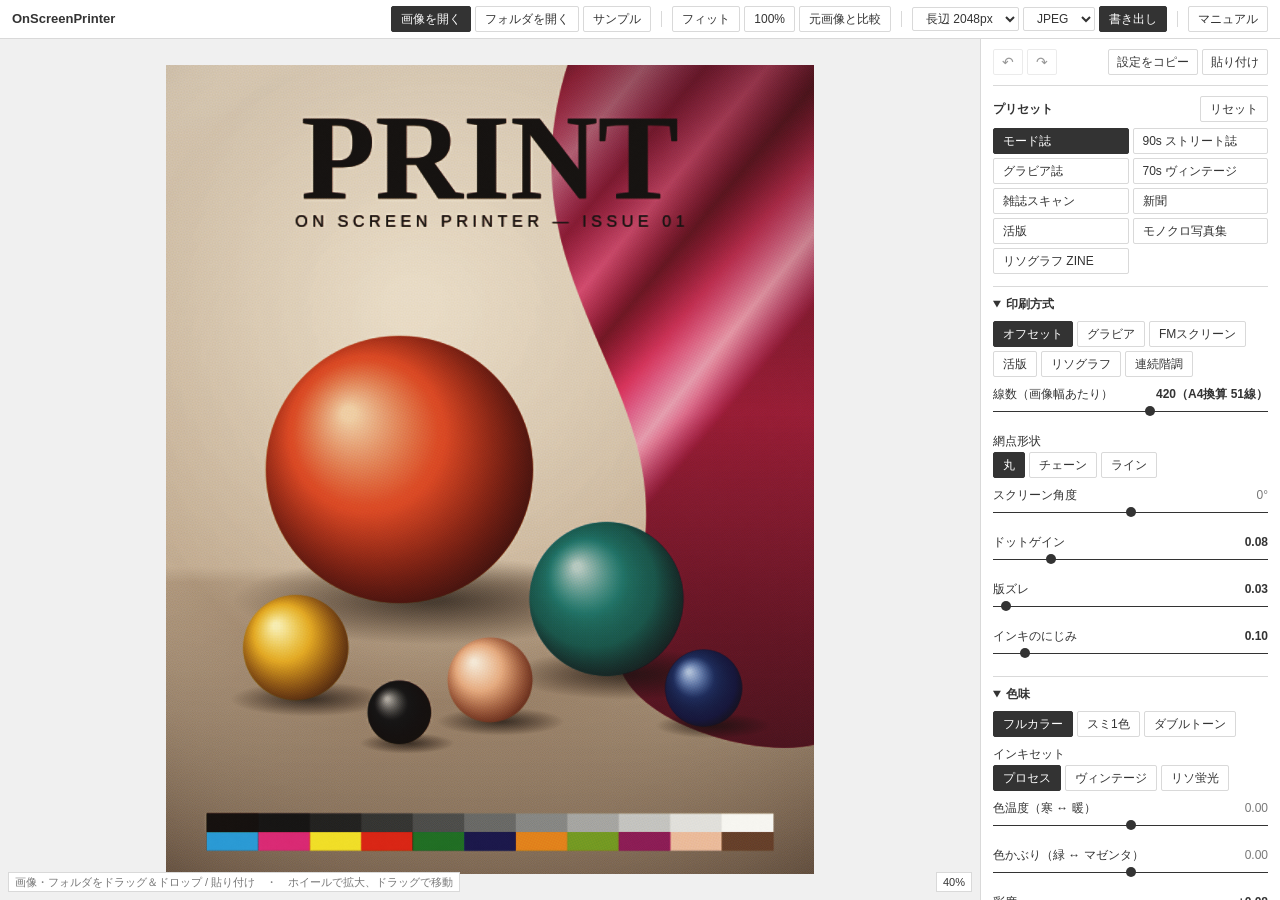
<file: index.html>
<!doctype html>
<html lang="ja">
<head>
<meta charset="utf-8">
<meta name="viewport" content="width=device-width, initial-scale=1">
<title>OnScreenPrinter — 印刷物の質感シミュレーター</title>
<link rel="stylesheet" href="css/style.css">
</head>
<body>
<header>
  <h1>OnScreenPrinter</h1>
  <div class="tools">
    <button id="btn-open" type="button" class="primary">画像を開く</button>
    <button id="btn-folder" type="button">フォルダを開く</button>
    <button id="btn-sample" type="button">サンプル</button>
    <span class="sep"></span>
    <button id="btn-fit" type="button" title="全体を表示">フィット</button>
    <button id="btn-100" type="button" title="等倍表示">100%</button>
    <button id="btn-compare" type="button" title="押している間、元画像を表示（スペースキーでも可）">元画像と比較</button>
    <span class="sep"></span>
    <select id="export-scale" aria-label="書き出しサイズ">
      <option value="2048" selected>長辺 2048px</option>
      <option value="4096">長辺 4096px</option>
      <option value="8192">長辺 8192px</option>
    </select>
    <select id="export-format" aria-label="書き出し形式">
      <option value="image/jpeg" selected>JPEG</option>
      <option value="image/png">PNG</option>
    </select>
    <button id="btn-export" type="button" class="primary">書き出し</button>
    <span class="sep"></span>
    <a class="btn" href="manual.html" target="_blank" rel="noopener">マニュアル</a>
  </div>
  <input id="file" type="file" accept="image/*" multiple hidden>
  <input id="folder" type="file" webkitdirectory multiple hidden>
</header>
<main>
  <div id="viewer">
    <section id="stage">
      <canvas id="view"></canvas>
      <div id="hint">画像・フォルダをドラッグ＆ドロップ / 貼り付け　・　ホイールで拡大、ドラッグで移動</div>
      <div id="zoom">100%</div>
      <div id="toast" role="status" aria-live="polite"></div>
      <div id="fatal" hidden></div>
    </section>
    <section id="strip" hidden aria-label="読み込んだ画像">
      <div class="strip-bar">
        <span id="strip-count"></span>
        <span id="strip-status" role="status"></span>
        <span class="grow"></span>
        <button id="btn-clear" type="button">一覧を空にする</button>
        <button id="btn-export-all" type="button" class="primary">すべて書き出し（zip）</button>
      </div>
      <div id="thumbs" role="listbox" aria-label="画像の一覧"></div>
    </section>
  </div>
  <aside id="panel">
    <div class="panel-tools">
      <button id="btn-undo" type="button" class="icon" aria-label="元に戻す" disabled>↶</button>
      <button id="btn-redo" type="button" class="icon" aria-label="やり直す" disabled>↷</button>
      <span class="grow"></span>
      <button id="btn-copy" type="button" title="設定を文字としてコピーします。メモやチャットに貼って共有できます">設定をコピー</button>
      <button id="btn-paste" type="button" title="コピーした設定を読み込みます">貼り付け</button>
    </div>
    <div class="panel-head">
      <h2>プリセット</h2>
      <button id="btn-reset" type="button">リセット</button>
    </div>
    <div id="presets"></div>
    <div id="controls"></div>
  </aside>
</main>
<script src="js/renderer.js"></script>
<script src="js/sample.js"></script>
<script src="js/zip.js"></script>
<script src="js/app.js"></script>
</body>
</html>
</file>
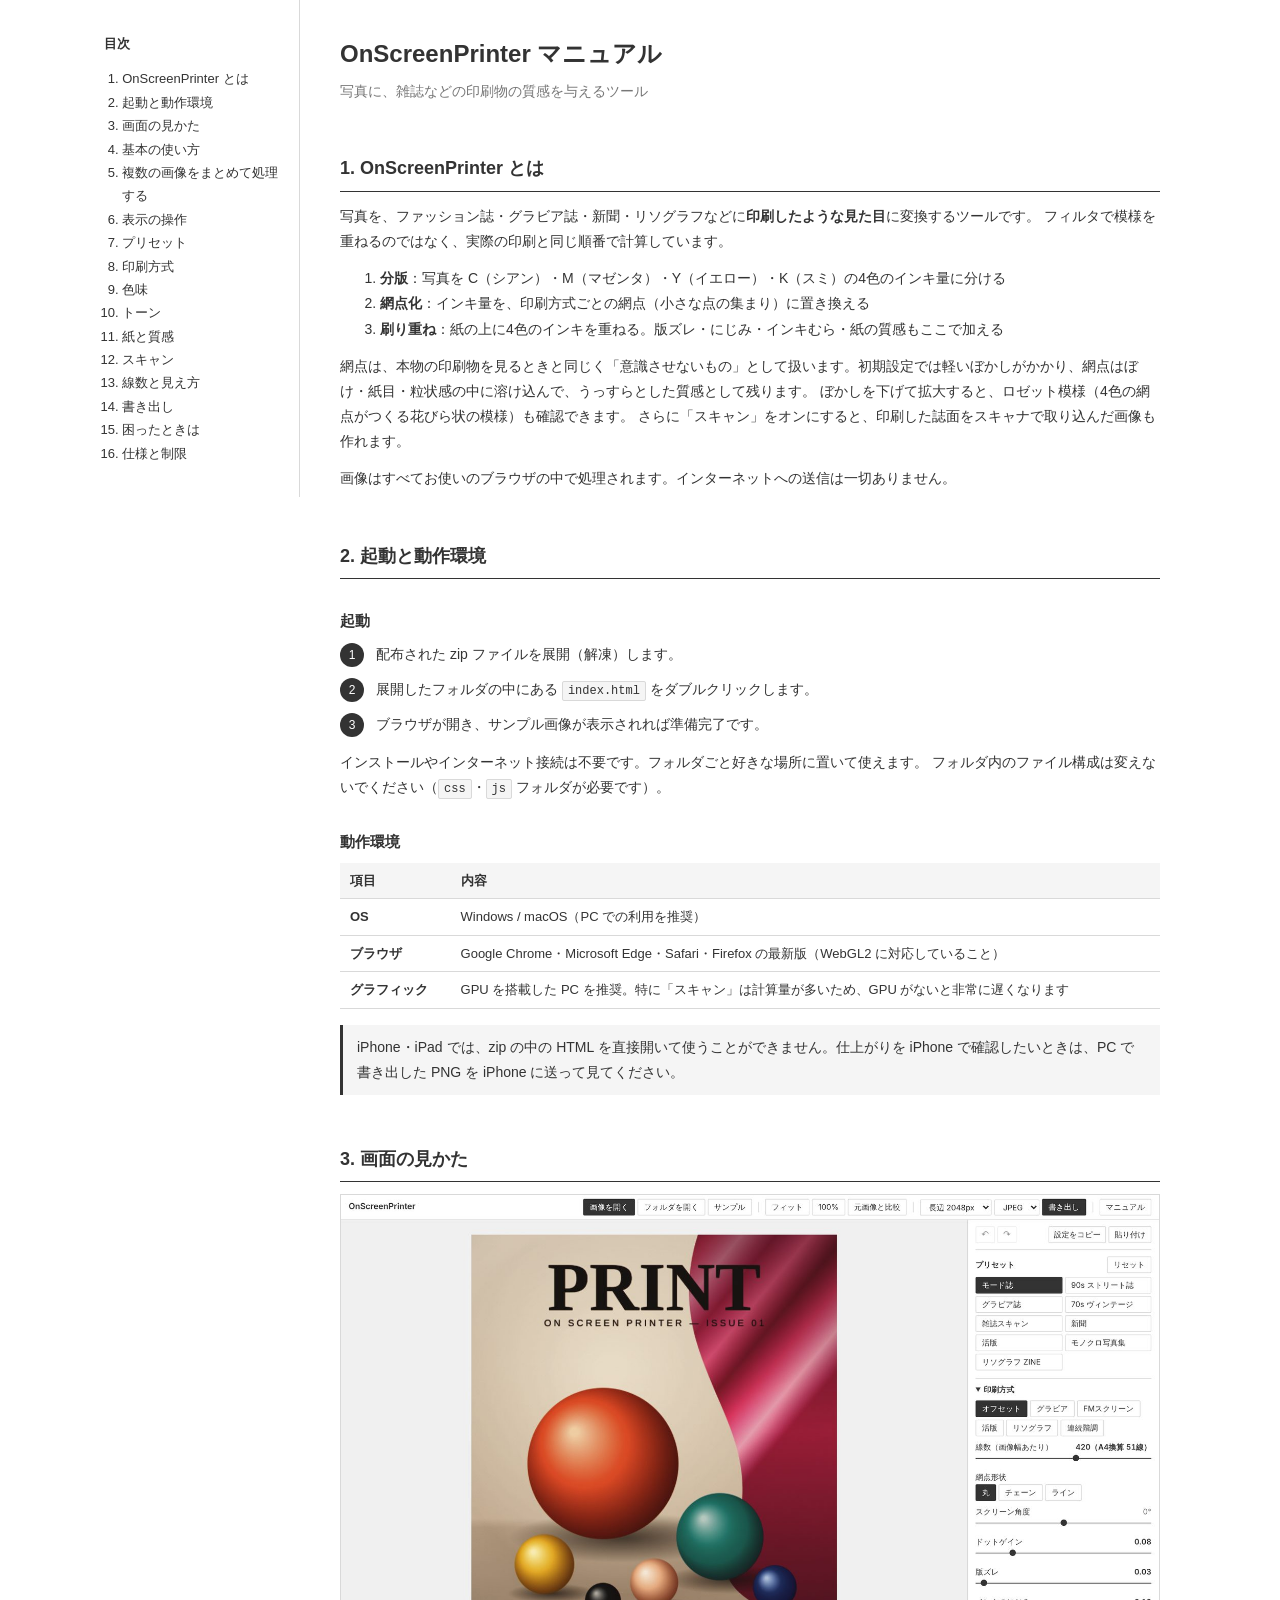
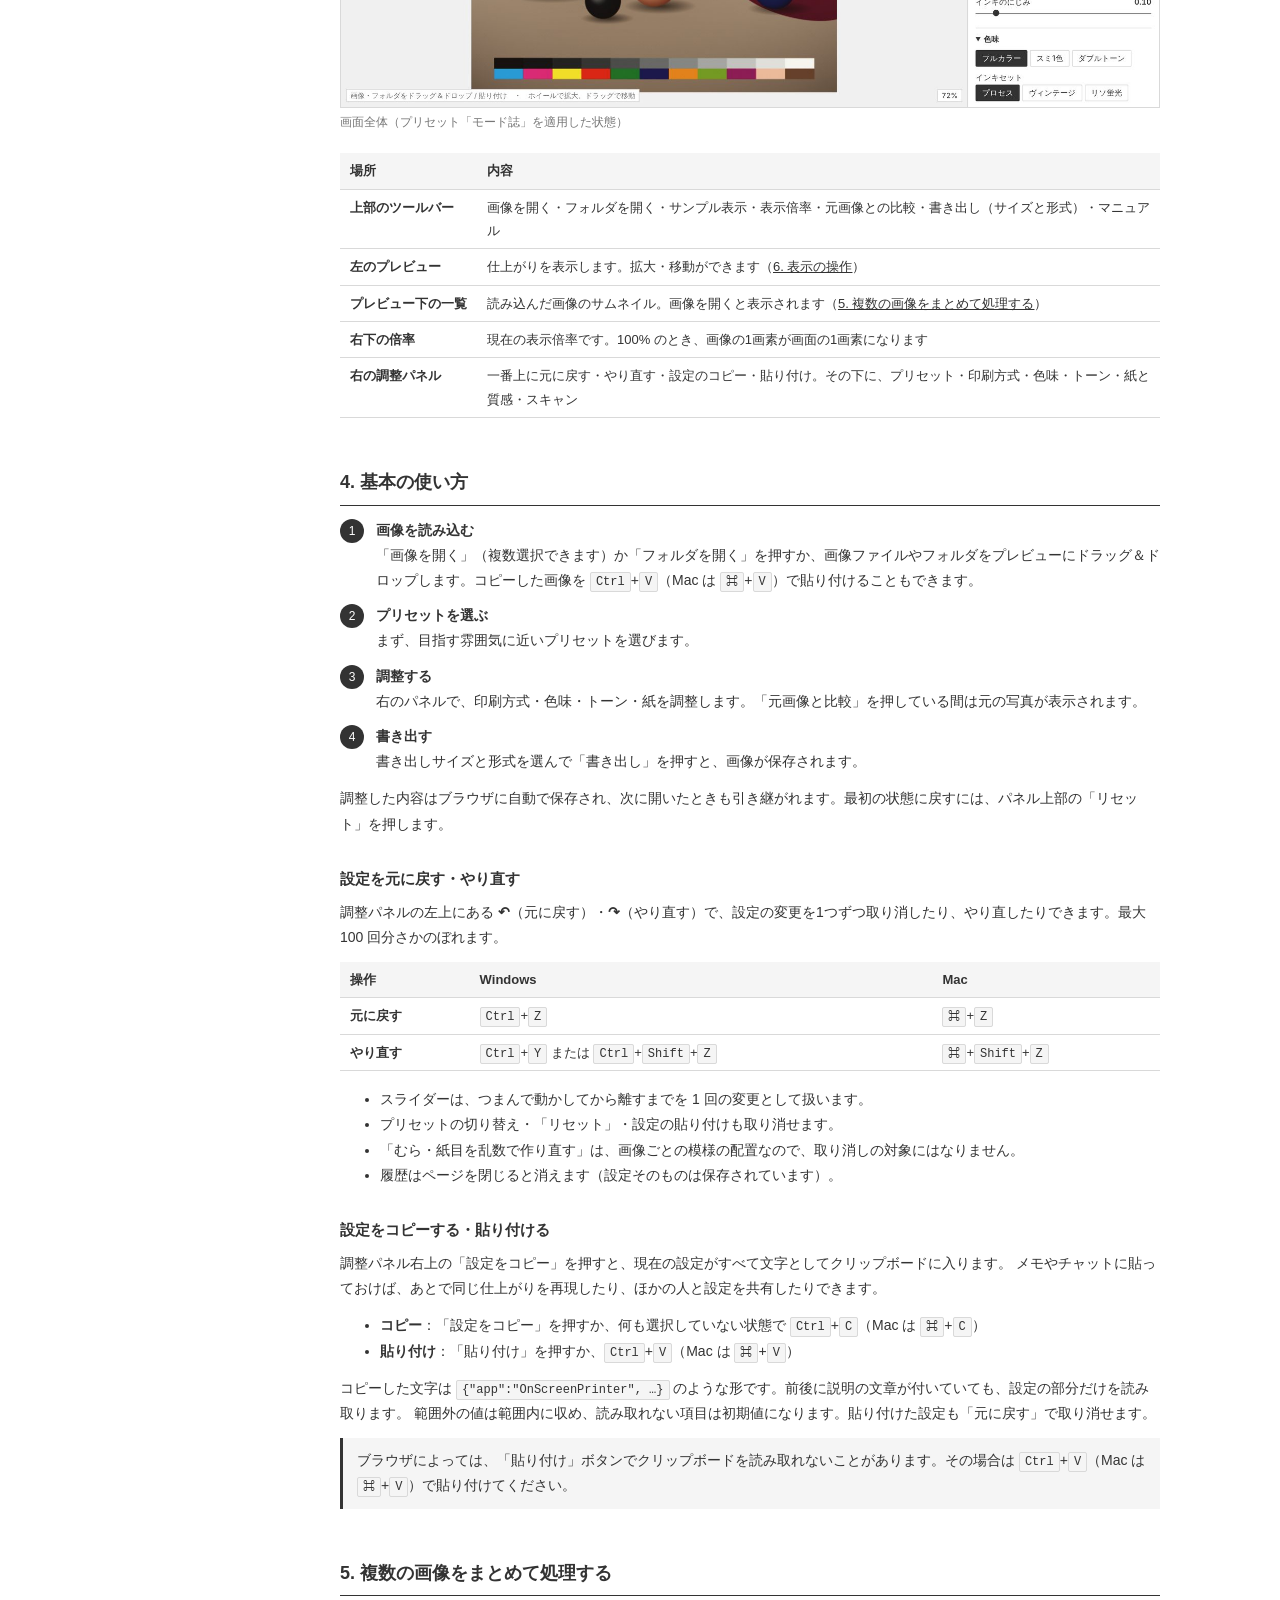
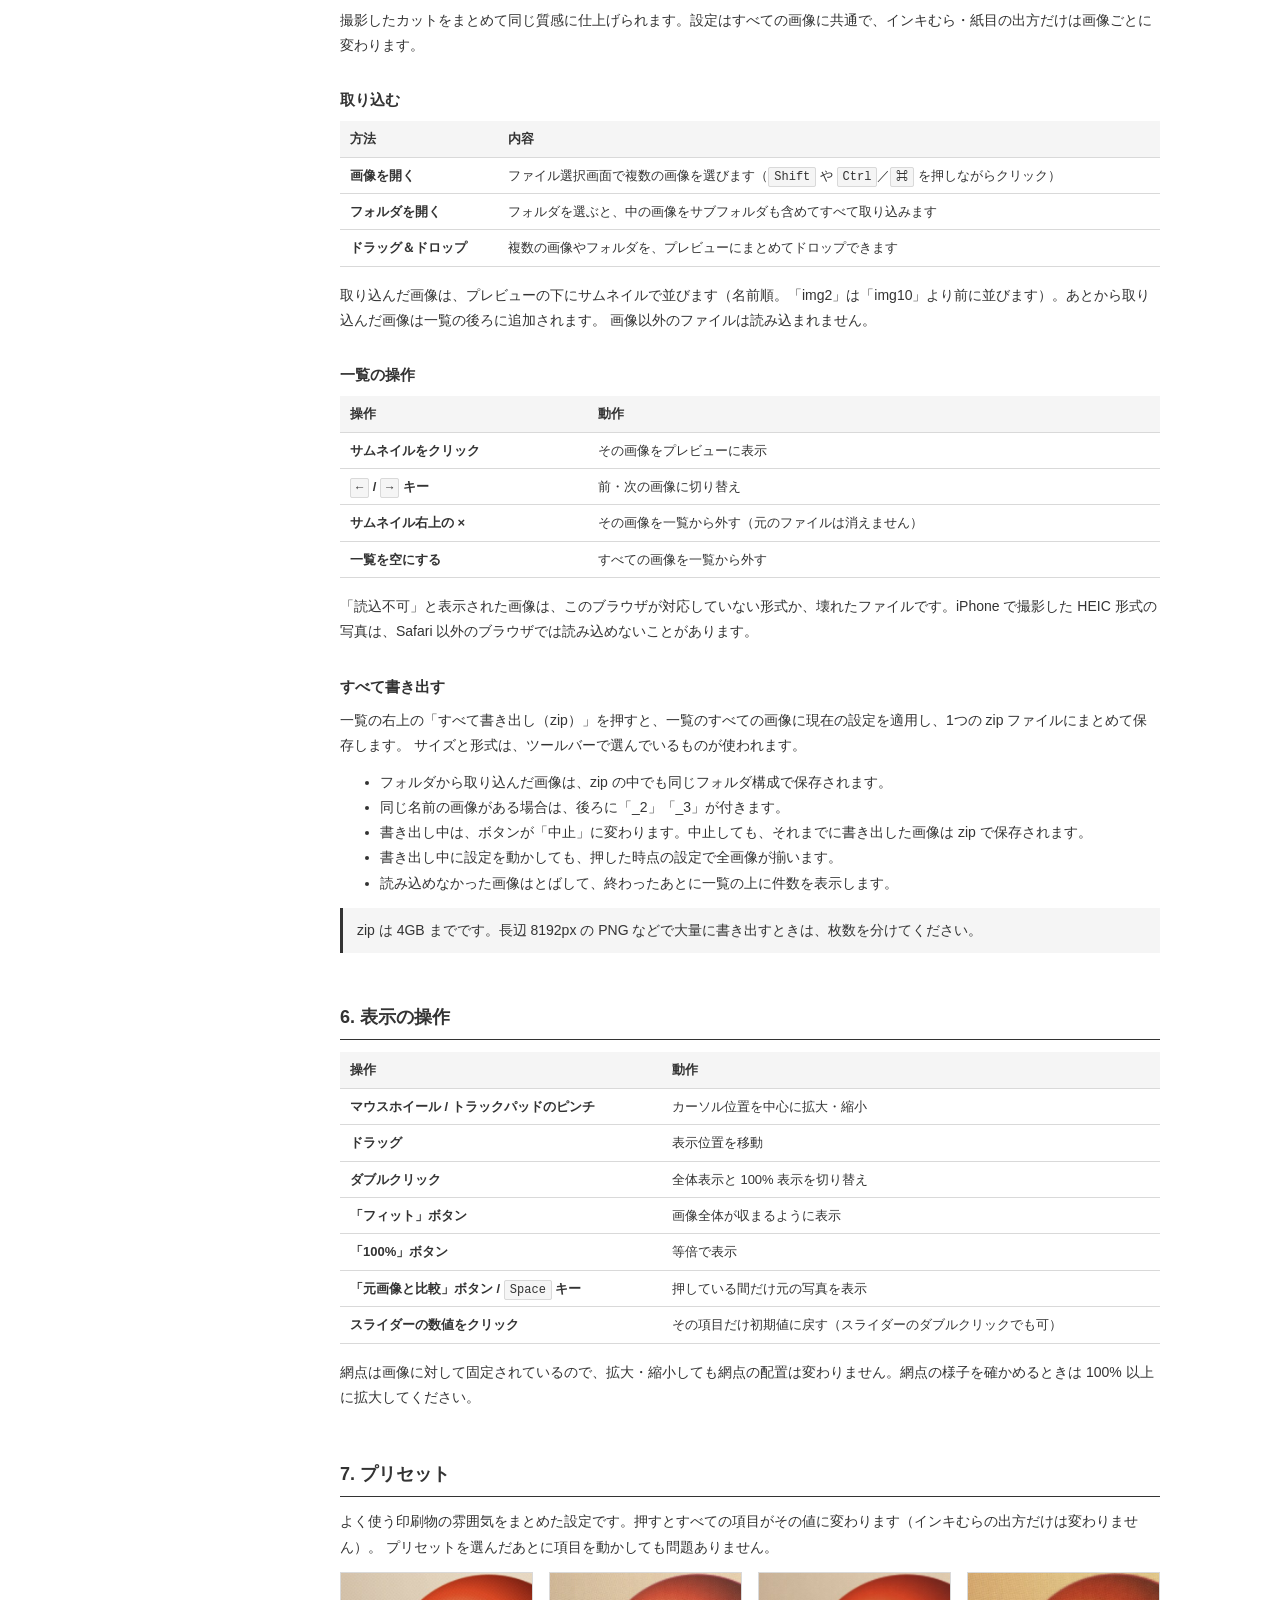
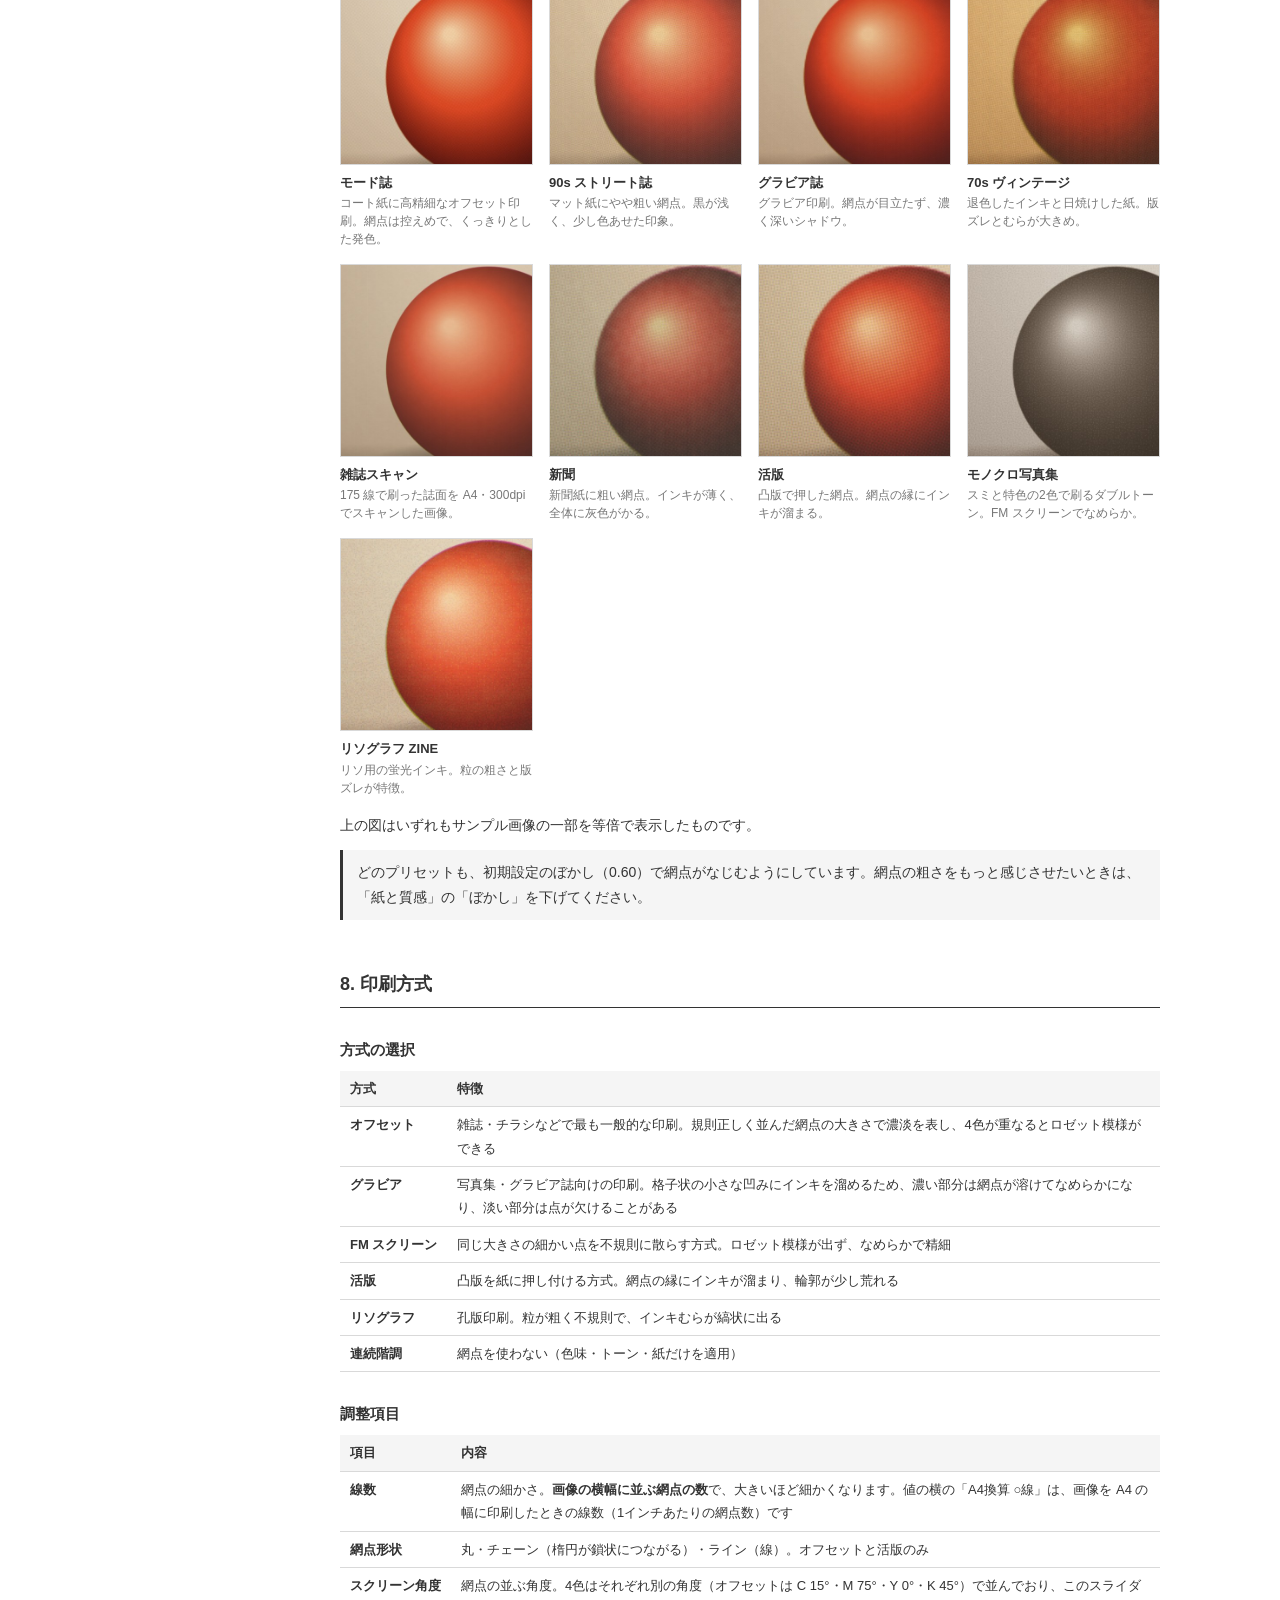
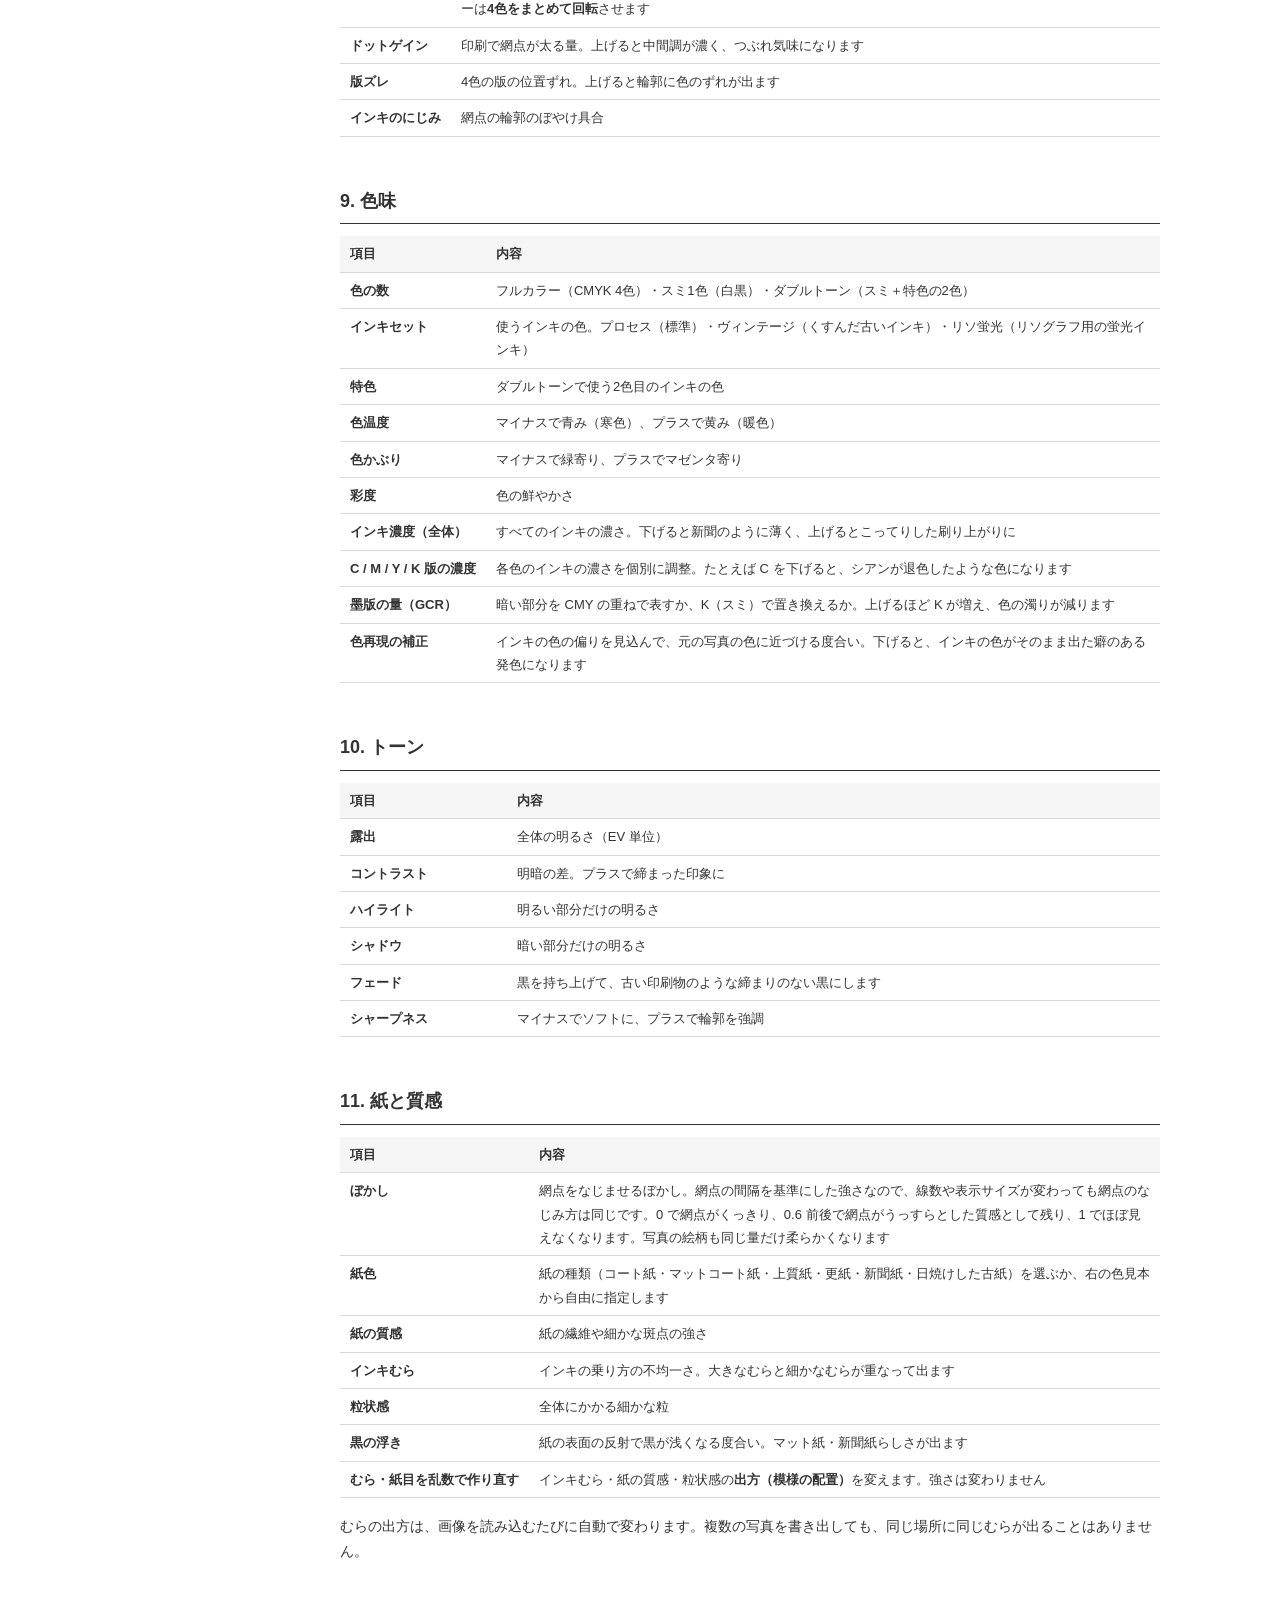
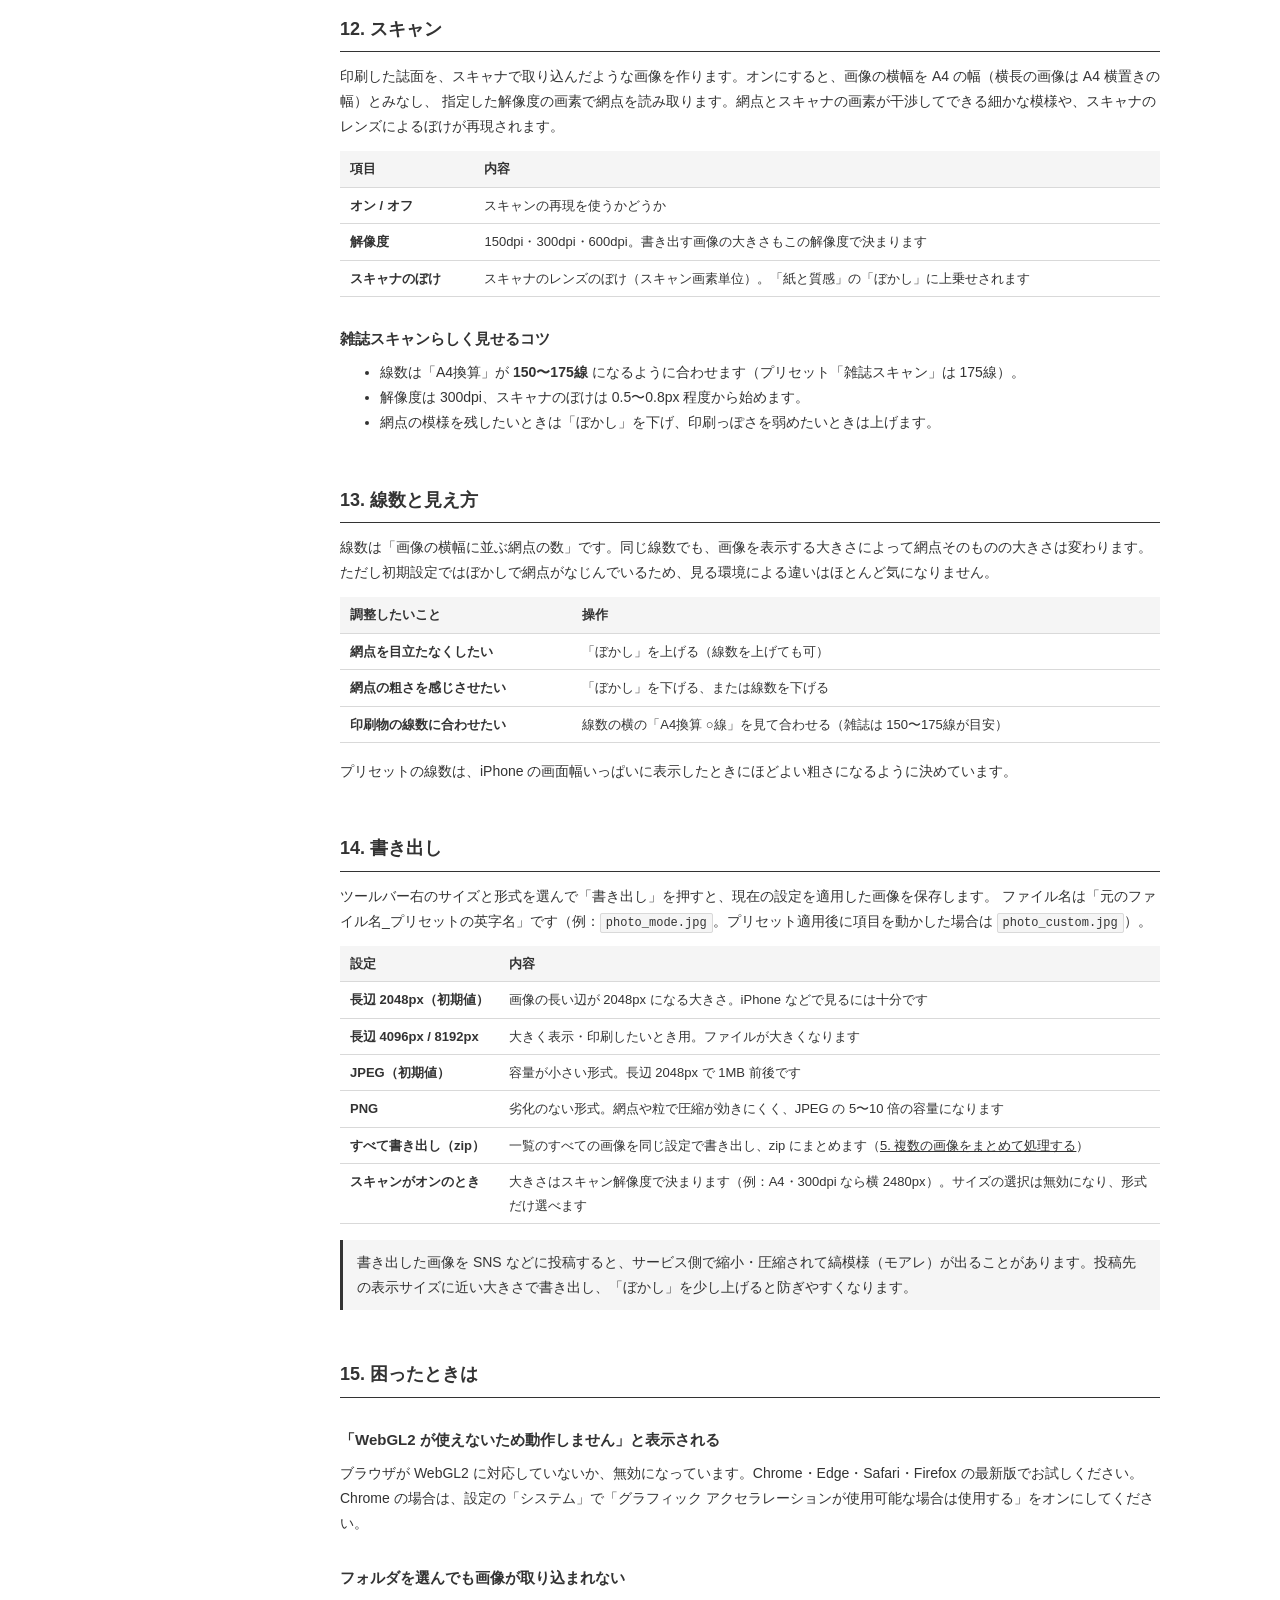
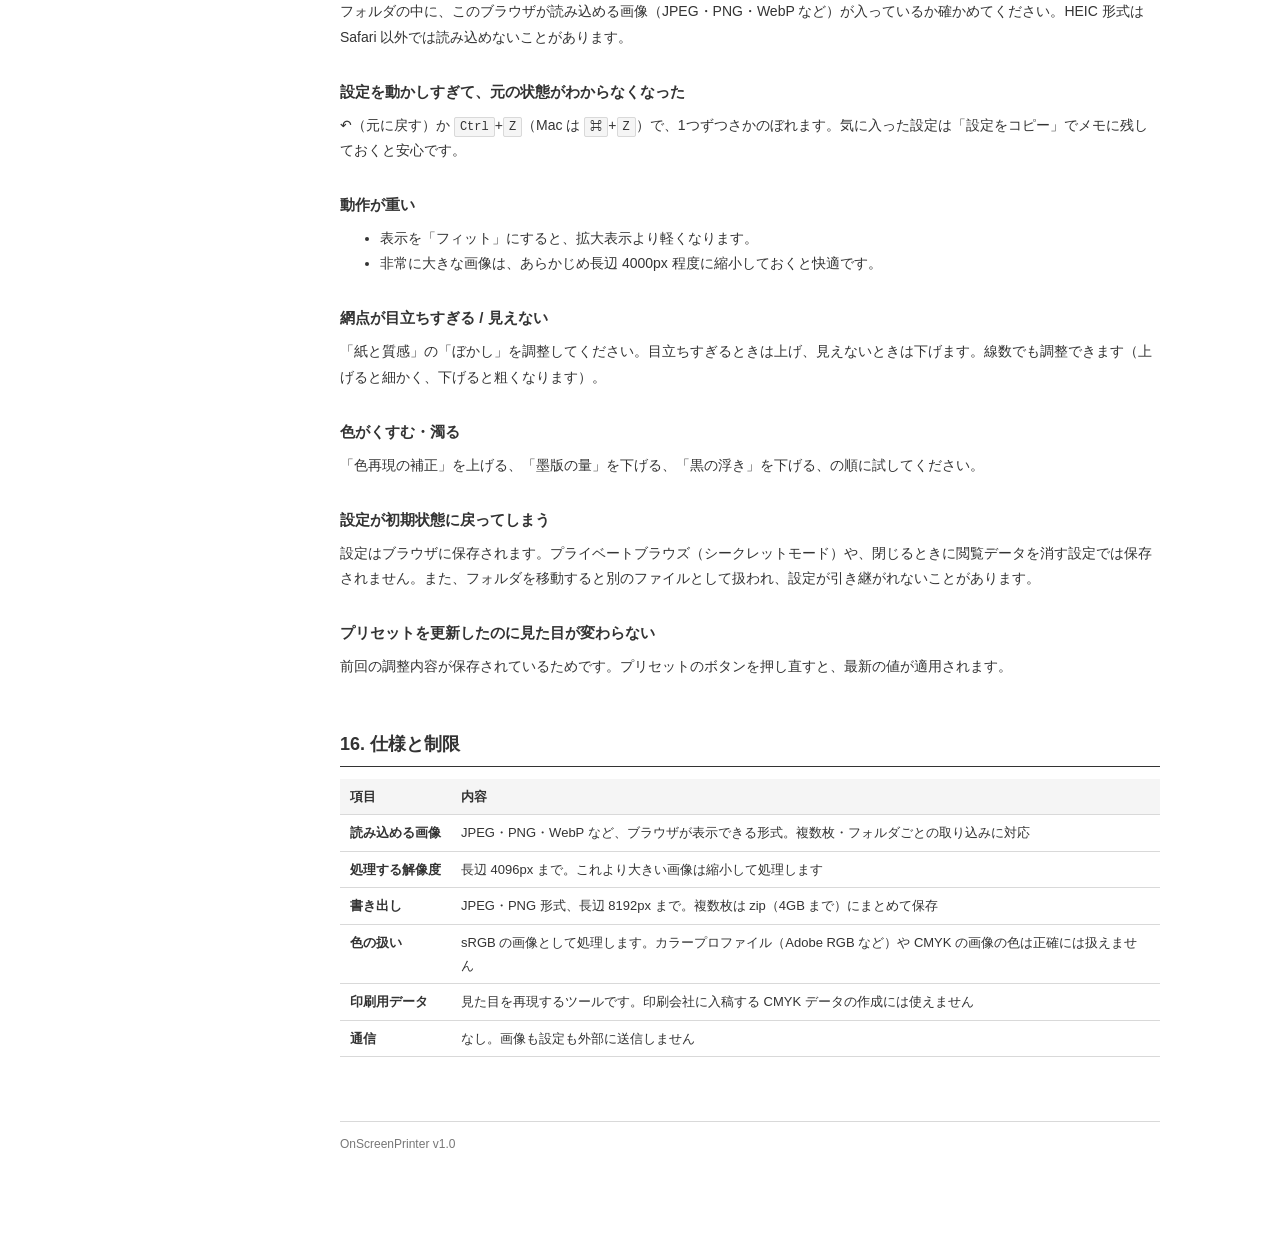
<file: manual.html>
<!doctype html>
<html lang="ja">
<head>
<meta charset="utf-8">
<meta name="viewport" content="width=device-width, initial-scale=1">
<title>OnScreenPrinter マニュアル</title>
<style>
:root { --ink: #333; --paper: #fff; --line: #d9d9d9; --muted: #777; --soft: #f5f5f5; }
* { box-sizing: border-box; }
html { scroll-behavior: smooth; }
body {
  margin: 0;
  background: var(--paper);
  color: var(--ink);
  font: 14px/1.8 -apple-system, BlinkMacSystemFont, "Hiragino Sans", "Noto Sans JP", "Yu Gothic UI", Meiryo, sans-serif;
}
.wrap { display: flex; max-width: 1120px; margin: 0 auto; }
nav {
  position: sticky; top: 0; align-self: flex-start;
  width: 220px; flex: none; max-height: 100vh; overflow-y: auto;
  padding: 32px 16px 32px 24px; font-size: 13px;
  border-right: 1px solid var(--line);
}
nav strong { display: block; margin-bottom: 12px; }
nav ol { margin: 0; padding-left: 1.4em; }
nav a { color: var(--ink); text-decoration: none; }
nav a:hover { text-decoration: underline; }
main { flex: 1; min-width: 0; padding: 32px 40px 80px; }
h1 { margin: 0 0 4px; font-size: 24px; }
.lead { margin: 0 0 32px; color: var(--muted); }
h2 { margin: 48px 0 12px; padding-bottom: 6px; font-size: 18px; border-bottom: 1px solid var(--ink); }
h3 { margin: 28px 0 8px; font-size: 15px; }
p, ul, ol { margin: 0 0 12px; }
a { color: var(--ink); }
code, kbd {
  font: 12px/1 ui-monospace, SFMono-Regular, Menlo, Consolas, monospace;
  padding: 2px 5px; border: 1px solid var(--line); border-radius: 2px; background: var(--soft);
}
table { width: 100%; border-collapse: collapse; margin: 8px 0 16px; font-size: 13px; }
th, td { padding: 6px 10px; border-bottom: 1px solid var(--line); text-align: left; vertical-align: top; }
th { font-weight: 600; white-space: nowrap; background: var(--soft); }
td:first-child { white-space: nowrap; font-weight: 600; }
figure { margin: 12px 0 20px; }
figure img { display: block; max-width: 100%; height: auto; border: 1px solid var(--line); }
figcaption { margin-top: 4px; font-size: 12px; color: var(--muted); }
.note { margin: 12px 0 16px; padding: 10px 14px; border-left: 3px solid var(--ink); background: var(--soft); }
.presets { display: grid; grid-template-columns: repeat(auto-fill, minmax(190px, 1fr)); gap: 16px; margin: 12px 0 16px; }
.presets figure { margin: 0; }
.presets b { display: block; margin-top: 6px; font-size: 13px; }
.presets span { display: block; font-size: 12px; color: var(--muted); line-height: 1.5; }
.steps { counter-reset: s; list-style: none; padding: 0; }
.steps li { counter-increment: s; position: relative; padding-left: 36px; margin-bottom: 10px; }
.steps li::before {
  content: counter(s); position: absolute; left: 0; top: 1px;
  width: 24px; height: 24px; border-radius: 50%;
  background: var(--ink); color: var(--paper); font-size: 12px; line-height: 24px; text-align: center;
}
footer { margin-top: 64px; padding-top: 12px; border-top: 1px solid var(--line); font-size: 12px; color: var(--muted); }

@media (max-width: 820px) {
  .wrap { display: block; }
  nav { position: static; width: auto; max-height: none; border-right: 0; border-bottom: 1px solid var(--line); padding: 20px 16px; }
  main { padding: 24px 16px 64px; }
  td:first-child { white-space: normal; }
  .table-scroll { overflow-x: auto; }
}
@media print {
  nav { display: none; }
  .wrap { display: block; }
  main { padding: 0; }
  h2 { break-after: avoid; }
  figure, tr { break-inside: avoid; }
}
</style>
</head>
<body>
<div class="wrap">
<nav aria-label="目次">
  <strong>目次</strong>
  <ol>
    <li><a href="#about">OnScreenPrinter とは</a></li>
    <li><a href="#start">起動と動作環境</a></li>
    <li><a href="#screen">画面の見かた</a></li>
    <li><a href="#flow">基本の使い方</a></li>
    <li><a href="#batch">複数の画像をまとめて処理する</a></li>
    <li><a href="#view">表示の操作</a></li>
    <li><a href="#presets">プリセット</a></li>
    <li><a href="#method">印刷方式</a></li>
    <li><a href="#color">色味</a></li>
    <li><a href="#tone">トーン</a></li>
    <li><a href="#paper">紙と質感</a></li>
    <li><a href="#scan">スキャン</a></li>
    <li><a href="#lpi">線数と見え方</a></li>
    <li><a href="#export">書き出し</a></li>
    <li><a href="#faq">困ったときは</a></li>
    <li><a href="#spec">仕様と制限</a></li>
  </ol>
</nav>
<main>
<h1>OnScreenPrinter マニュアル</h1>
<p class="lead">写真に、雑誌などの印刷物の質感を与えるツール</p>

<h2 id="about">1. OnScreenPrinter とは</h2>
<p>写真を、ファッション誌・グラビア誌・新聞・リソグラフなどに<b>印刷したような見た目</b>に変換するツールです。
フィルタで模様を重ねるのではなく、実際の印刷と同じ順番で計算しています。</p>
<ol>
  <li><b>分版</b>：写真を C（シアン）・M（マゼンタ）・Y（イエロー）・K（スミ）の4色のインキ量に分ける</li>
  <li><b>網点化</b>：インキ量を、印刷方式ごとの網点（小さな点の集まり）に置き換える</li>
  <li><b>刷り重ね</b>：紙の上に4色のインキを重ねる。版ズレ・にじみ・インキむら・紙の質感もここで加える</li>
</ol>
<p>網点は、本物の印刷物を見るときと同じく「意識させないもの」として扱います。初期設定では軽いぼかしがかかり、網点はぼけ・紙目・粒状感の中に溶け込んで、うっすらとした質感として残ります。
ぼかしを下げて拡大すると、ロゼット模様（4色の網点がつくる花びら状の模様）も確認できます。
さらに「スキャン」をオンにすると、印刷した誌面をスキャナで取り込んだ画像も作れます。</p>
<p>画像はすべてお使いのブラウザの中で処理されます。インターネットへの送信は一切ありません。</p>

<h2 id="start">2. 起動と動作環境</h2>
<h3>起動</h3>
<ol class="steps">
  <li>配布された zip ファイルを展開（解凍）します。</li>
  <li>展開したフォルダの中にある <code>index.html</code> をダブルクリックします。</li>
  <li>ブラウザが開き、サンプル画像が表示されれば準備完了です。</li>
</ol>
<p>インストールやインターネット接続は不要です。フォルダごと好きな場所に置いて使えます。
フォルダ内のファイル構成は変えないでください（<code>css</code>・<code>js</code> フォルダが必要です）。</p>

<h3>動作環境</h3>
<table>
  <tr><th>項目</th><th>内容</th></tr>
  <tr><td>OS</td><td>Windows / macOS（PC での利用を推奨）</td></tr>
  <tr><td>ブラウザ</td><td>Google Chrome・Microsoft Edge・Safari・Firefox の最新版（WebGL2 に対応していること）</td></tr>
  <tr><td>グラフィック</td><td>GPU を搭載した PC を推奨。特に「スキャン」は計算量が多いため、GPU がないと非常に遅くなります</td></tr>
</table>
<div class="note">iPhone・iPad では、zip の中の HTML を直接開いて使うことができません。仕上がりを iPhone で確認したいときは、PC で書き出した PNG を iPhone に送って見てください。</div>

<h2 id="screen">3. 画面の見かた</h2>
<figure>
  <img src="manual/img/overview.jpg" alt="OnScreenPrinter の画面全体。上部にツールバー、左に画像のプレビュー、右に調整パネル">
  <figcaption>画面全体（プリセット「モード誌」を適用した状態）</figcaption>
</figure>
<table>
  <tr><th>場所</th><th>内容</th></tr>
  <tr><td>上部のツールバー</td><td>画像を開く・フォルダを開く・サンプル表示・表示倍率・元画像との比較・書き出し（サイズと形式）・マニュアル</td></tr>
  <tr><td>左のプレビュー</td><td>仕上がりを表示します。拡大・移動ができます（<a href="#view">6. 表示の操作</a>）</td></tr>
  <tr><td>プレビュー下の一覧</td><td>読み込んだ画像のサムネイル。画像を開くと表示されます（<a href="#batch">5. 複数の画像をまとめて処理する</a>）</td></tr>
  <tr><td>右下の倍率</td><td>現在の表示倍率です。100% のとき、画像の1画素が画面の1画素になります</td></tr>
  <tr><td>右の調整パネル</td><td>一番上に元に戻す・やり直す・設定のコピー・貼り付け。その下に、プリセット・印刷方式・色味・トーン・紙と質感・スキャン</td></tr>
</table>

<h2 id="flow">4. 基本の使い方</h2>
<ol class="steps">
  <li><b>画像を読み込む</b><br>「画像を開く」（複数選択できます）か「フォルダを開く」を押すか、画像ファイルやフォルダをプレビューにドラッグ＆ドロップします。コピーした画像を <kbd>Ctrl</kbd>+<kbd>V</kbd>（Mac は <kbd>⌘</kbd>+<kbd>V</kbd>）で貼り付けることもできます。</li>
  <li><b>プリセットを選ぶ</b><br>まず、目指す雰囲気に近いプリセットを選びます。</li>
  <li><b>調整する</b><br>右のパネルで、印刷方式・色味・トーン・紙を調整します。「元画像と比較」を押している間は元の写真が表示されます。</li>
  <li><b>書き出す</b><br>書き出しサイズと形式を選んで「書き出し」を押すと、画像が保存されます。</li>
</ol>
<p>調整した内容はブラウザに自動で保存され、次に開いたときも引き継がれます。最初の状態に戻すには、パネル上部の「リセット」を押します。</p>

<h3>設定を元に戻す・やり直す</h3>
<p>調整パネルの左上にある <b>↶</b>（元に戻す）・<b>↷</b>（やり直す）で、設定の変更を1つずつ取り消したり、やり直したりできます。最大 100 回分さかのぼれます。</p>
<table>
  <tr><th>操作</th><th>Windows</th><th>Mac</th></tr>
  <tr><td>元に戻す</td><td><kbd>Ctrl</kbd>+<kbd>Z</kbd></td><td><kbd>⌘</kbd>+<kbd>Z</kbd></td></tr>
  <tr><td>やり直す</td><td><kbd>Ctrl</kbd>+<kbd>Y</kbd> または <kbd>Ctrl</kbd>+<kbd>Shift</kbd>+<kbd>Z</kbd></td><td><kbd>⌘</kbd>+<kbd>Shift</kbd>+<kbd>Z</kbd></td></tr>
</table>
<ul>
  <li>スライダーは、つまんで動かしてから離すまでを 1 回の変更として扱います。</li>
  <li>プリセットの切り替え・「リセット」・設定の貼り付けも取り消せます。</li>
  <li>「むら・紙目を乱数で作り直す」は、画像ごとの模様の配置なので、取り消しの対象にはなりません。</li>
  <li>履歴はページを閉じると消えます（設定そのものは保存されています）。</li>
</ul>

<h3>設定をコピーする・貼り付ける</h3>
<p>調整パネル右上の「設定をコピー」を押すと、現在の設定がすべて文字としてクリップボードに入ります。
メモやチャットに貼っておけば、あとで同じ仕上がりを再現したり、ほかの人と設定を共有したりできます。</p>
<ul>
  <li><b>コピー</b>：「設定をコピー」を押すか、何も選択していない状態で <kbd>Ctrl</kbd>+<kbd>C</kbd>（Mac は <kbd>⌘</kbd>+<kbd>C</kbd>）</li>
  <li><b>貼り付け</b>：「貼り付け」を押すか、<kbd>Ctrl</kbd>+<kbd>V</kbd>（Mac は <kbd>⌘</kbd>+<kbd>V</kbd>）</li>
</ul>
<p>コピーした文字は <code>{"app":"OnScreenPrinter", …}</code> のような形です。前後に説明の文章が付いていても、設定の部分だけを読み取ります。
範囲外の値は範囲内に収め、読み取れない項目は初期値になります。貼り付けた設定も「元に戻す」で取り消せます。</p>
<div class="note">ブラウザによっては、「貼り付け」ボタンでクリップボードを読み取れないことがあります。その場合は <kbd>Ctrl</kbd>+<kbd>V</kbd>（Mac は <kbd>⌘</kbd>+<kbd>V</kbd>）で貼り付けてください。</div>

<h2 id="batch">5. 複数の画像をまとめて処理する</h2>
<p>撮影したカットをまとめて同じ質感に仕上げられます。設定はすべての画像に共通で、インキむら・紙目の出方だけは画像ごとに変わります。</p>
<h3>取り込む</h3>
<table>
  <tr><th>方法</th><th>内容</th></tr>
  <tr><td>画像を開く</td><td>ファイル選択画面で複数の画像を選びます（<kbd>Shift</kbd> や <kbd>Ctrl</kbd>／<kbd>⌘</kbd> を押しながらクリック）</td></tr>
  <tr><td>フォルダを開く</td><td>フォルダを選ぶと、中の画像をサブフォルダも含めてすべて取り込みます</td></tr>
  <tr><td>ドラッグ＆ドロップ</td><td>複数の画像やフォルダを、プレビューにまとめてドロップできます</td></tr>
</table>
<p>取り込んだ画像は、プレビューの下にサムネイルで並びます（名前順。「img2」は「img10」より前に並びます）。あとから取り込んだ画像は一覧の後ろに追加されます。
画像以外のファイルは読み込まれません。</p>
<h3>一覧の操作</h3>
<table>
  <tr><th>操作</th><th>動作</th></tr>
  <tr><td>サムネイルをクリック</td><td>その画像をプレビューに表示</td></tr>
  <tr><td><kbd>←</kbd> / <kbd>→</kbd> キー</td><td>前・次の画像に切り替え</td></tr>
  <tr><td>サムネイル右上の ×</td><td>その画像を一覧から外す（元のファイルは消えません）</td></tr>
  <tr><td>一覧を空にする</td><td>すべての画像を一覧から外す</td></tr>
</table>
<p>「読込不可」と表示された画像は、このブラウザが対応していない形式か、壊れたファイルです。iPhone で撮影した HEIC 形式の写真は、Safari 以外のブラウザでは読み込めないことがあります。</p>
<h3>すべて書き出す</h3>
<p>一覧の右上の「すべて書き出し（zip）」を押すと、一覧のすべての画像に現在の設定を適用し、1つの zip ファイルにまとめて保存します。
サイズと形式は、ツールバーで選んでいるものが使われます。</p>
<ul>
  <li>フォルダから取り込んだ画像は、zip の中でも同じフォルダ構成で保存されます。</li>
  <li>同じ名前の画像がある場合は、後ろに「_2」「_3」が付きます。</li>
  <li>書き出し中は、ボタンが「中止」に変わります。中止しても、それまでに書き出した画像は zip で保存されます。</li>
  <li>書き出し中に設定を動かしても、押した時点の設定で全画像が揃います。</li>
  <li>読み込めなかった画像はとばして、終わったあとに一覧の上に件数を表示します。</li>
</ul>
<div class="note">zip は 4GB までです。長辺 8192px の PNG などで大量に書き出すときは、枚数を分けてください。</div>

<h2 id="view">6. 表示の操作</h2>
<table>
  <tr><th>操作</th><th>動作</th></tr>
  <tr><td>マウスホイール / トラックパッドのピンチ</td><td>カーソル位置を中心に拡大・縮小</td></tr>
  <tr><td>ドラッグ</td><td>表示位置を移動</td></tr>
  <tr><td>ダブルクリック</td><td>全体表示と 100% 表示を切り替え</td></tr>
  <tr><td>「フィット」ボタン</td><td>画像全体が収まるように表示</td></tr>
  <tr><td>「100%」ボタン</td><td>等倍で表示</td></tr>
  <tr><td>「元画像と比較」ボタン / <kbd>Space</kbd> キー</td><td>押している間だけ元の写真を表示</td></tr>
  <tr><td>スライダーの数値をクリック</td><td>その項目だけ初期値に戻す（スライダーのダブルクリックでも可）</td></tr>
</table>
<p>網点は画像に対して固定されているので、拡大・縮小しても網点の配置は変わりません。網点の様子を確かめるときは 100% 以上に拡大してください。</p>

<h2 id="presets">7. プリセット</h2>
<p>よく使う印刷物の雰囲気をまとめた設定です。押すとすべての項目がその値に変わります（インキむらの出方だけは変わりません）。
プリセットを選んだあとに項目を動かしても問題ありません。</p>
<div class="presets">
  <figure><img src="manual/img/preset_mode.jpg" alt="モード誌の拡大例"><b>モード誌</b><span>コート紙に高精細なオフセット印刷。網点は控えめで、くっきりとした発色。</span></figure>
  <figure><img src="manual/img/preset_street.jpg" alt="90s ストリート誌の拡大例"><b>90s ストリート誌</b><span>マット紙にやや粗い網点。黒が浅く、少し色あせた印象。</span></figure>
  <figure><img src="manual/img/preset_gravure.jpg" alt="グラビア誌の拡大例"><b>グラビア誌</b><span>グラビア印刷。網点が目立たず、濃く深いシャドウ。</span></figure>
  <figure><img src="manual/img/preset_vintage.jpg" alt="70s ヴィンテージの拡大例"><b>70s ヴィンテージ</b><span>退色したインキと日焼けした紙。版ズレとむらが大きめ。</span></figure>
  <figure><img src="manual/img/preset_scan.jpg" alt="雑誌スキャンの拡大例"><b>雑誌スキャン</b><span>175 線で刷った誌面を A4・300dpi でスキャンした画像。</span></figure>
  <figure><img src="manual/img/preset_news.jpg" alt="新聞の拡大例"><b>新聞</b><span>新聞紙に粗い網点。インキが薄く、全体に灰色がかる。</span></figure>
  <figure><img src="manual/img/preset_letterpress.jpg" alt="活版の拡大例"><b>活版</b><span>凸版で押した網点。網点の縁にインキが溜まる。</span></figure>
  <figure><img src="manual/img/preset_duotone.jpg" alt="モノクロ写真集の拡大例"><b>モノクロ写真集</b><span>スミと特色の2色で刷るダブルトーン。FM スクリーンでなめらか。</span></figure>
  <figure><img src="manual/img/preset_riso.jpg" alt="リソグラフ ZINE の拡大例"><b>リソグラフ ZINE</b><span>リソ用の蛍光インキ。粒の粗さと版ズレが特徴。</span></figure>
</div>
<p>上の図はいずれもサンプル画像の一部を等倍で表示したものです。</p>
<div class="note">どのプリセットも、初期設定のぼかし（0.60）で網点がなじむようにしています。網点の粗さをもっと感じさせたいときは、「紙と質感」の「ぼかし」を下げてください。</div>

<h2 id="method">8. 印刷方式</h2>
<h3>方式の選択</h3>
<table>
  <tr><th>方式</th><th>特徴</th></tr>
  <tr><td>オフセット</td><td>雑誌・チラシなどで最も一般的な印刷。規則正しく並んだ網点の大きさで濃淡を表し、4色が重なるとロゼット模様ができる</td></tr>
  <tr><td>グラビア</td><td>写真集・グラビア誌向けの印刷。格子状の小さな凹みにインキを溜めるため、濃い部分は網点が溶けてなめらかになり、淡い部分は点が欠けることがある</td></tr>
  <tr><td>FM スクリーン</td><td>同じ大きさの細かい点を不規則に散らす方式。ロゼット模様が出ず、なめらかで精細</td></tr>
  <tr><td>活版</td><td>凸版を紙に押し付ける方式。網点の縁にインキが溜まり、輪郭が少し荒れる</td></tr>
  <tr><td>リソグラフ</td><td>孔版印刷。粒が粗く不規則で、インキむらが縞状に出る</td></tr>
  <tr><td>連続階調</td><td>網点を使わない（色味・トーン・紙だけを適用）</td></tr>
</table>

<h3>調整項目</h3>
<table>
  <tr><th>項目</th><th>内容</th></tr>
  <tr><td>線数</td><td>網点の細かさ。<b>画像の横幅に並ぶ網点の数</b>で、大きいほど細かくなります。値の横の「A4換算 ○線」は、画像を A4 の幅に印刷したときの線数（1インチあたりの網点数）です</td></tr>
  <tr><td>網点形状</td><td>丸・チェーン（楕円が鎖状につながる）・ライン（線）。オフセットと活版のみ</td></tr>
  <tr><td>スクリーン角度</td><td>網点の並ぶ角度。4色はそれぞれ別の角度（オフセットは C 15°・M 75°・Y 0°・K 45°）で並んでおり、このスライダーは<b>4色をまとめて回転</b>させます</td></tr>
  <tr><td>ドットゲイン</td><td>印刷で網点が太る量。上げると中間調が濃く、つぶれ気味になります</td></tr>
  <tr><td>版ズレ</td><td>4色の版の位置ずれ。上げると輪郭に色のずれが出ます</td></tr>
  <tr><td>インキのにじみ</td><td>網点の輪郭のぼやけ具合</td></tr>
</table>

<h2 id="color">9. 色味</h2>
<table>
  <tr><th>項目</th><th>内容</th></tr>
  <tr><td>色の数</td><td>フルカラー（CMYK 4色）・スミ1色（白黒）・ダブルトーン（スミ＋特色の2色）</td></tr>
  <tr><td>インキセット</td><td>使うインキの色。プロセス（標準）・ヴィンテージ（くすんだ古いインキ）・リソ蛍光（リソグラフ用の蛍光インキ）</td></tr>
  <tr><td>特色</td><td>ダブルトーンで使う2色目のインキの色</td></tr>
  <tr><td>色温度</td><td>マイナスで青み（寒色）、プラスで黄み（暖色）</td></tr>
  <tr><td>色かぶり</td><td>マイナスで緑寄り、プラスでマゼンタ寄り</td></tr>
  <tr><td>彩度</td><td>色の鮮やかさ</td></tr>
  <tr><td>インキ濃度（全体）</td><td>すべてのインキの濃さ。下げると新聞のように薄く、上げるとこってりした刷り上がりに</td></tr>
  <tr><td>C / M / Y / K 版の濃度</td><td>各色のインキの濃さを個別に調整。たとえば C を下げると、シアンが退色したような色になります</td></tr>
  <tr><td>墨版の量（GCR）</td><td>暗い部分を CMY の重ねで表すか、K（スミ）で置き換えるか。上げるほど K が増え、色の濁りが減ります</td></tr>
  <tr><td>色再現の補正</td><td>インキの色の偏りを見込んで、元の写真の色に近づける度合い。下げると、インキの色がそのまま出た癖のある発色になります</td></tr>
</table>

<h2 id="tone">10. トーン</h2>
<table>
  <tr><th>項目</th><th>内容</th></tr>
  <tr><td>露出</td><td>全体の明るさ（EV 単位）</td></tr>
  <tr><td>コントラスト</td><td>明暗の差。プラスで締まった印象に</td></tr>
  <tr><td>ハイライト</td><td>明るい部分だけの明るさ</td></tr>
  <tr><td>シャドウ</td><td>暗い部分だけの明るさ</td></tr>
  <tr><td>フェード</td><td>黒を持ち上げて、古い印刷物のような締まりのない黒にします</td></tr>
  <tr><td>シャープネス</td><td>マイナスでソフトに、プラスで輪郭を強調</td></tr>
</table>

<h2 id="paper">11. 紙と質感</h2>
<table>
  <tr><th>項目</th><th>内容</th></tr>
  <tr><td>ぼかし</td><td>網点をなじませるぼかし。網点の間隔を基準にした強さなので、線数や表示サイズが変わっても網点のなじみ方は同じです。0 で網点がくっきり、0.6 前後で網点がうっすらとした質感として残り、1 でほぼ見えなくなります。写真の絵柄も同じ量だけ柔らかくなります</td></tr>
  <tr><td>紙色</td><td>紙の種類（コート紙・マットコート紙・上質紙・更紙・新聞紙・日焼けした古紙）を選ぶか、右の色見本から自由に指定します</td></tr>
  <tr><td>紙の質感</td><td>紙の繊維や細かな斑点の強さ</td></tr>
  <tr><td>インキむら</td><td>インキの乗り方の不均一さ。大きなむらと細かなむらが重なって出ます</td></tr>
  <tr><td>粒状感</td><td>全体にかかる細かな粒</td></tr>
  <tr><td>黒の浮き</td><td>紙の表面の反射で黒が浅くなる度合い。マット紙・新聞紙らしさが出ます</td></tr>
  <tr><td>むら・紙目を乱数で作り直す</td><td>インキむら・紙の質感・粒状感の<b>出方（模様の配置）</b>を変えます。強さは変わりません</td></tr>
</table>
<p>むらの出方は、画像を読み込むたびに自動で変わります。複数の写真を書き出しても、同じ場所に同じむらが出ることはありません。</p>

<h2 id="scan">12. スキャン</h2>
<p>印刷した誌面を、スキャナで取り込んだような画像を作ります。オンにすると、画像の横幅を A4 の幅（横長の画像は A4 横置きの幅）とみなし、
指定した解像度の画素で網点を読み取ります。網点とスキャナの画素が干渉してできる細かな模様や、スキャナのレンズによるぼけが再現されます。</p>
<table>
  <tr><th>項目</th><th>内容</th></tr>
  <tr><td>オン / オフ</td><td>スキャンの再現を使うかどうか</td></tr>
  <tr><td>解像度</td><td>150dpi・300dpi・600dpi。書き出す画像の大きさもこの解像度で決まります</td></tr>
  <tr><td>スキャナのぼけ</td><td>スキャナのレンズのぼけ（スキャン画素単位）。「紙と質感」の「ぼかし」に上乗せされます</td></tr>
</table>
<h3>雑誌スキャンらしく見せるコツ</h3>
<ul>
  <li>線数は「A4換算」が <b>150〜175線</b> になるように合わせます（プリセット「雑誌スキャン」は 175線）。</li>
  <li>解像度は 300dpi、スキャナのぼけは 0.5〜0.8px 程度から始めます。</li>
  <li>網点の模様を残したいときは「ぼかし」を下げ、印刷っぽさを弱めたいときは上げます。</li>
</ul>

<h2 id="lpi">13. 線数と見え方</h2>
<p>線数は「画像の横幅に並ぶ網点の数」です。同じ線数でも、画像を表示する大きさによって網点そのものの大きさは変わります。
ただし初期設定ではぼかしで網点がなじんでいるため、見る環境による違いはほとんど気になりません。</p>
<table>
  <tr><th>調整したいこと</th><th>操作</th></tr>
  <tr><td>網点を目立たなくしたい</td><td>「ぼかし」を上げる（線数を上げても可）</td></tr>
  <tr><td>網点の粗さを感じさせたい</td><td>「ぼかし」を下げる、または線数を下げる</td></tr>
  <tr><td>印刷物の線数に合わせたい</td><td>線数の横の「A4換算 ○線」を見て合わせる（雑誌は 150〜175線が目安）</td></tr>
</table>
<p>プリセットの線数は、iPhone の画面幅いっぱいに表示したときにほどよい粗さになるように決めています。</p>

<h2 id="export">14. 書き出し</h2>
<p>ツールバー右のサイズと形式を選んで「書き出し」を押すと、現在の設定を適用した画像を保存します。
ファイル名は「元のファイル名_プリセットの英字名」です（例：<code>photo_mode.jpg</code>。プリセット適用後に項目を動かした場合は <code>photo_custom.jpg</code>）。</p>
<table>
  <tr><th>設定</th><th>内容</th></tr>
  <tr><td>長辺 2048px（初期値）</td><td>画像の長い辺が 2048px になる大きさ。iPhone などで見るには十分です</td></tr>
  <tr><td>長辺 4096px / 8192px</td><td>大きく表示・印刷したいとき用。ファイルが大きくなります</td></tr>
  <tr><td>JPEG（初期値）</td><td>容量が小さい形式。長辺 2048px で 1MB 前後です</td></tr>
  <tr><td>PNG</td><td>劣化のない形式。網点や粒で圧縮が効きにくく、JPEG の 5〜10 倍の容量になります</td></tr>
  <tr><td>すべて書き出し（zip）</td><td>一覧のすべての画像を同じ設定で書き出し、zip にまとめます（<a href="#batch">5. 複数の画像をまとめて処理する</a>）</td></tr>
  <tr><td>スキャンがオンのとき</td><td>大きさはスキャン解像度で決まります（例：A4・300dpi なら横 2480px）。サイズの選択は無効になり、形式だけ選べます</td></tr>
</table>
<div class="note">書き出した画像を SNS などに投稿すると、サービス側で縮小・圧縮されて縞模様（モアレ）が出ることがあります。投稿先の表示サイズに近い大きさで書き出し、「ぼかし」を少し上げると防ぎやすくなります。</div>

<h2 id="faq">15. 困ったときは</h2>
<h3>「WebGL2 が使えないため動作しません」と表示される</h3>
<p>ブラウザが WebGL2 に対応していないか、無効になっています。Chrome・Edge・Safari・Firefox の最新版でお試しください。Chrome の場合は、設定の「システム」で「グラフィック アクセラレーションが使用可能な場合は使用する」をオンにしてください。</p>
<h3>フォルダを選んでも画像が取り込まれない</h3>
<p>フォルダの中に、このブラウザが読み込める画像（JPEG・PNG・WebP など）が入っているか確かめてください。HEIC 形式は Safari 以外では読み込めないことがあります。</p>
<h3>設定を動かしすぎて、元の状態がわからなくなった</h3>
<p>↶（元に戻す）か <kbd>Ctrl</kbd>+<kbd>Z</kbd>（Mac は <kbd>⌘</kbd>+<kbd>Z</kbd>）で、1つずつさかのぼれます。気に入った設定は「設定をコピー」でメモに残しておくと安心です。</p>
<h3>動作が重い</h3>
<ul>
  <li>表示を「フィット」にすると、拡大表示より軽くなります。</li>
  <li>非常に大きな画像は、あらかじめ長辺 4000px 程度に縮小しておくと快適です。</li>
</ul>
<h3>網点が目立ちすぎる / 見えない</h3>
<p>「紙と質感」の「ぼかし」を調整してください。目立ちすぎるときは上げ、見えないときは下げます。線数でも調整できます（上げると細かく、下げると粗くなります）。</p>
<h3>色がくすむ・濁る</h3>
<p>「色再現の補正」を上げる、「墨版の量」を下げる、「黒の浮き」を下げる、の順に試してください。</p>
<h3>設定が初期状態に戻ってしまう</h3>
<p>設定はブラウザに保存されます。プライベートブラウズ（シークレットモード）や、閉じるときに閲覧データを消す設定では保存されません。また、フォルダを移動すると別のファイルとして扱われ、設定が引き継がれないことがあります。</p>
<h3>プリセットを更新したのに見た目が変わらない</h3>
<p>前回の調整内容が保存されているためです。プリセットのボタンを押し直すと、最新の値が適用されます。</p>

<h2 id="spec">16. 仕様と制限</h2>
<table>
  <tr><th>項目</th><th>内容</th></tr>
  <tr><td>読み込める画像</td><td>JPEG・PNG・WebP など、ブラウザが表示できる形式。複数枚・フォルダごとの取り込みに対応</td></tr>
  <tr><td>処理する解像度</td><td>長辺 4096px まで。これより大きい画像は縮小して処理します</td></tr>
  <tr><td>書き出し</td><td>JPEG・PNG 形式、長辺 8192px まで。複数枚は zip（4GB まで）にまとめて保存</td></tr>
  <tr><td>色の扱い</td><td>sRGB の画像として処理します。カラープロファイル（Adobe RGB など）や CMYK の画像の色は正確には扱えません</td></tr>
  <tr><td>印刷用データ</td><td>見た目を再現するツールです。印刷会社に入稿する CMYK データの作成には使えません</td></tr>
  <tr><td>通信</td><td>なし。画像も設定も外部に送信しません</td></tr>
</table>

<footer>OnScreenPrinter v1.0</footer>
</main>
</div>
</body>
</html>
</file>
<file: css/style.css>
:root {
  --ink: #333;
  --paper: #fff;
  --line: #d9d9d9;
  --muted: #777;
  --stage: #f0f0f0;
  color-scheme: light;
}
* { box-sizing: border-box; }
html, body { height: 100%; margin: 0; }
body {
  display: flex;
  flex-direction: column;
  background: var(--paper);
  color: var(--ink);
  font: 12px/1.5 -apple-system, BlinkMacSystemFont, "Hiragino Sans", "Noto Sans JP", "Yu Gothic UI", Meiryo, sans-serif;
  overflow: hidden;
}
[hidden] { display: none !important; }

header {
  display: flex;
  align-items: center;
  gap: 16px;
  padding: 6px 12px;
  border-bottom: 1px solid var(--line);
  flex-wrap: wrap;
}
h1 { margin: 0; font-size: 13px; font-weight: 600; }
.tools { display: flex; align-items: center; gap: 4px; flex-wrap: wrap; margin-left: auto; }
.sep { width: 1px; height: 16px; background: var(--line); margin: 0 6px; }

button, select, a.btn {
  font: inherit;
  color: var(--ink);
  background: var(--paper);
  border: 1px solid var(--line);
  border-radius: 2px;
  padding: 3px 9px;
  cursor: pointer;
}
a.btn { text-decoration: none; display: inline-block; line-height: inherit; }
button:hover, select:hover, a.btn:hover { border-color: var(--ink); }
button:focus-visible, select:focus-visible, input:focus-visible { outline: 2px solid var(--ink); outline-offset: 1px; }
button.primary, button.active { background: var(--ink); border-color: var(--ink); color: var(--paper); }
button:disabled { opacity: 0.5; cursor: progress; }

main { flex: 1; display: flex; min-height: 0; }
#viewer { flex: 1; min-width: 0; display: flex; flex-direction: column; }
#stage { position: relative; flex: 1; min-width: 0; min-height: 0; background: var(--stage); }

#strip { flex: none; border-top: 1px solid var(--line); background: var(--paper); }
.strip-bar { display: flex; align-items: center; gap: 8px; padding: 4px 8px; }
.strip-bar .grow { flex: 1; }
#strip-count { font-weight: 600; }
#strip-status { color: var(--muted); }
#thumbs { display: flex; gap: 6px; overflow-x: auto; padding: 2px 8px 8px; }
.thumb {
  position: relative; flex: none;
  height: 72px; min-width: 48px; padding: 0;
  border: 1px solid var(--line); border-radius: 2px; background: var(--stage);
  overflow: hidden;
}
.thumb canvas { display: block; height: 100%; width: auto; }
.thumb.active { outline: 2px solid var(--ink); outline-offset: -2px; border-color: var(--ink); }
.thumb.error { display: grid; place-items: center; width: 72px; color: var(--muted); font-size: 11px; }
.thumb .remove {
  position: absolute; top: 2px; right: 2px;
  width: 18px; height: 18px; padding: 0; line-height: 16px; font-size: 12px;
  border-radius: 50%; display: none;
}
.thumb:hover .remove, .thumb:focus-within .remove { display: block; }
#stage.drop::after {
  content: "ここにドロップ";
  position: absolute; inset: 8px;
  display: grid; place-items: center;
  border: 1px dashed var(--ink);
  background: rgba(255, 255, 255, 0.85);
  font-size: 14px;
  pointer-events: none;
}
#view { position: absolute; inset: 0; width: 100%; height: 100%; display: block; cursor: grab; touch-action: none; }
#view:active { cursor: grabbing; }
#hint, #zoom {
  position: absolute; bottom: 8px;
  padding: 1px 6px;
  background: var(--paper); border: 1px solid var(--line); color: var(--muted);
  font-size: 11px; pointer-events: none;
}
#hint { left: 8px; white-space: nowrap; max-width: calc(100% - 80px); overflow: hidden; text-overflow: ellipsis; }
#zoom { right: 8px; color: var(--ink); font-variant-numeric: tabular-nums; }
#fatal { position: absolute; inset: 0; display: grid; place-items: center; padding: 24px; text-align: center; background: var(--paper); }

#panel {
  width: 300px; flex: none;
  border-left: 1px solid var(--line);
  overflow-y: auto;
  padding: 10px 12px 24px;
}
.panel-tools { display: flex; gap: 4px; padding-bottom: 10px; margin-bottom: 10px; border-bottom: 1px solid var(--line); }
.panel-tools .grow { flex: 1; }
.panel-tools button { padding: 3px 8px; white-space: nowrap; }
.panel-tools button.icon { width: 30px; padding: 3px 0; font-size: 14px; line-height: 1.2; }
#toast {
  position: absolute; top: 10px; left: 50%; transform: translateX(-50%);
  max-width: calc(100% - 32px); padding: 5px 12px;
  background: var(--ink); color: var(--paper); border-radius: 2px;
  opacity: 0; transition: opacity 0.2s; pointer-events: none;
}
#toast.show { opacity: 1; }
.panel-head { display: flex; align-items: center; justify-content: space-between; margin-bottom: 6px; }
h2, summary { margin: 0; font-size: 12px; font-weight: 600; }
#presets { display: grid; grid-template-columns: 1fr 1fr; gap: 4px; margin-bottom: 12px; }
#presets button { text-align: left; }

.section { border-top: 1px solid var(--line); padding: 8px 0 2px; }
summary { cursor: pointer; padding-bottom: 6px; user-select: none; }
.row { margin-bottom: 8px; }
.row-head { display: flex; justify-content: space-between; align-items: baseline; gap: 8px; }
output { color: var(--muted); font-variant-numeric: tabular-nums; cursor: pointer; }
output.changed { color: var(--ink); font-weight: 600; }
.row.inline { display: flex; align-items: center; gap: 8px; }
.row.inline label { flex: none; }
.row.inline select { flex: 1; min-width: 0; }
input[type="color"] { width: 32px; height: 24px; padding: 0; border: 1px solid var(--line); border-radius: 2px; background: none; cursor: pointer; flex: none; }

.chips { display: flex; flex-wrap: wrap; gap: 4px; margin-top: 2px; }

input[type="range"] {
  width: 100%; height: 16px; margin: 0;
  background: none; appearance: none; -webkit-appearance: none; cursor: pointer;
}
input[type="range"]::-webkit-slider-runnable-track { height: 1px; background: var(--ink); }
input[type="range"]::-moz-range-track { height: 1px; background: var(--ink); }
input[type="range"]::-webkit-slider-thumb {
  -webkit-appearance: none; width: 10px; height: 10px; margin-top: -4.5px;
  border-radius: 50%; background: var(--ink); border: 0;
}
input[type="range"]::-moz-range-thumb { width: 10px; height: 10px; border-radius: 50%; background: var(--ink); border: 0; }

@media (max-width: 760px) {
  body { overflow: auto; }
  main { flex-direction: column; }
  #viewer { flex: none; }
  #stage { flex: none; height: 58vh; }
  #panel { width: 100%; border-left: 0; border-top: 1px solid var(--line); overflow: visible; }
  .tools { margin-left: 0; }
  #hint { display: none; }
}
</file>
